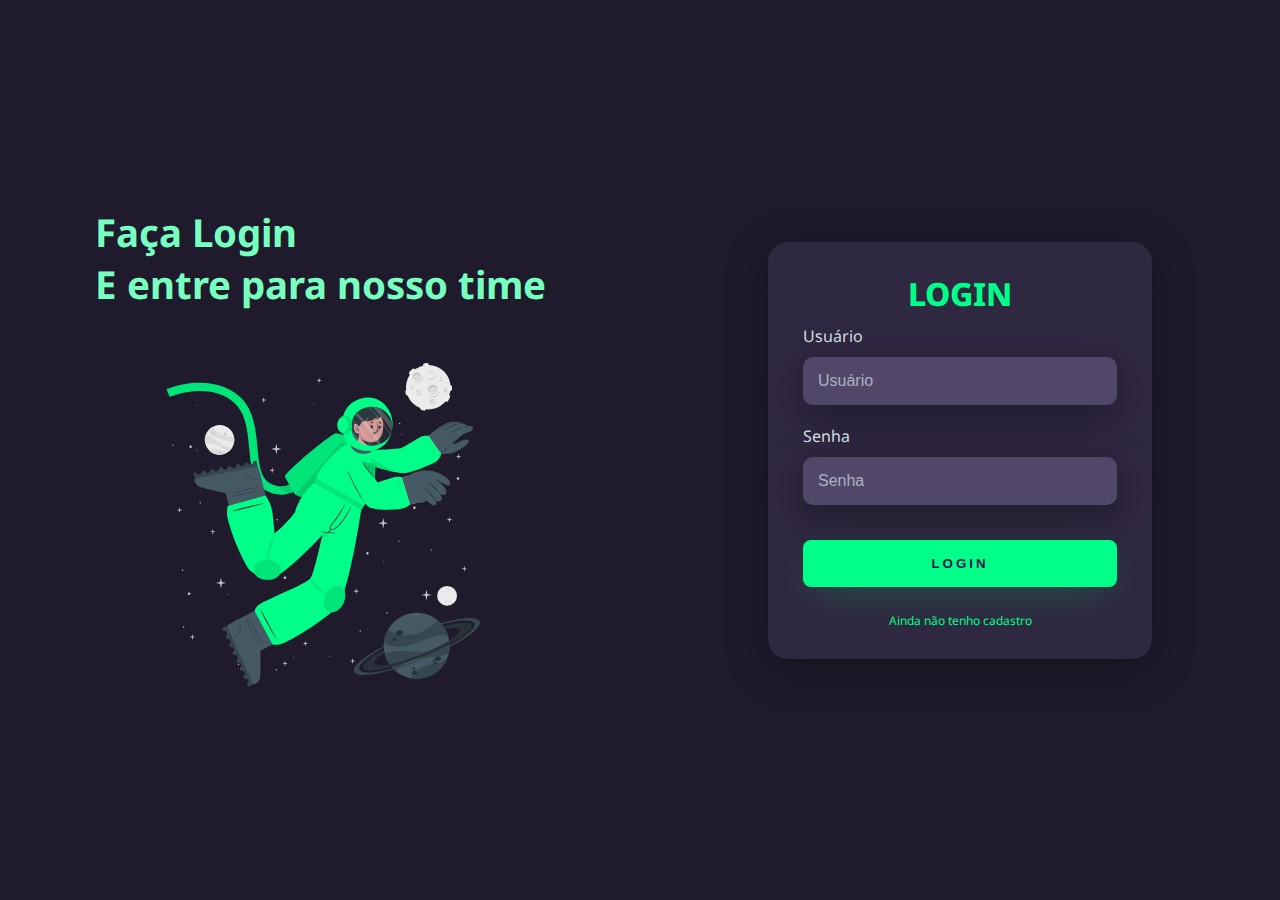
<file: index.html>
<!DOCTYPE html>
<html lang="pt-br">
<head>
    <meta charset="UTF-8">
    <meta http-equiv="X-UA-Compatible" content="IE=edge">
    <meta name="viewport" content="width=device-width, initial-scale=1.0">
    <title>Login Dark</title>
    <!-- CSS ONLY-->
    <link rel="stylesheet" href="./assets/css/style.css">
    <!-- Favicon ONLY-->
    <link rel="shortcut icon" href="./assets/img/astronaut-favicon.ico" type="image/x-icon">
</head>
<body>

    <div class="main-login">
        <div class="left-login">
            <h1>Faça Login <br>E entre para nosso time</h1>
            <img src="./assets/img/astronaut-animate.svg" class="left-login-img" alt="Astronauta animação">
        </div>
        <form>
            <div class="right-login">
                <div class="card-login">
                    <h1>LOGIN</h1>
                    <div class="textfield">
                        <label for="useuario">Usuário</label>
                        <input type="text" placeholder="Usuário">
                    </div>
    
                    <div class="textfield">
                        <label for="password">Senha</label>
                        <input type="password" placeholder="Senha">
                    </div>
    
                    <button type="submit" class="btn-login">Login</button>

                    <a href="register.html">Ainda não tenho cadastro</a>
                </div>
            </div>
        </form>
    </div>
    
</body>
</html>
</file>
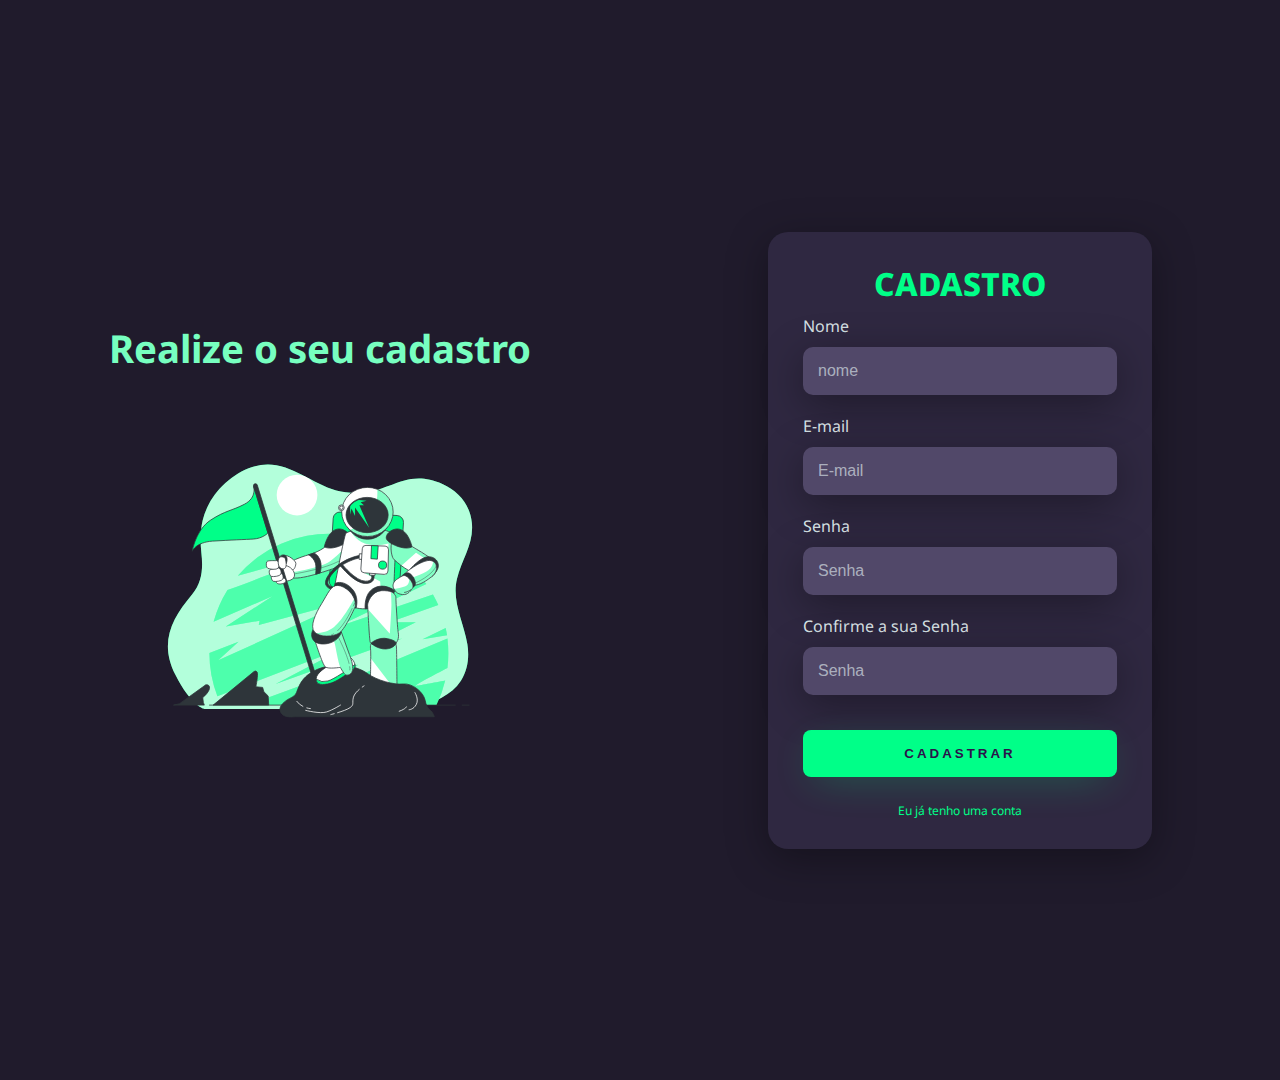
<file: register.html>
<!DOCTYPE html>
<html lang="pt-BR">
<head>
    <meta charset="UTF-8">
    <meta http-equiv="X-UA-Compatible" content="IE=edge">
    <meta name="viewport" content="width=device-width, initial-scale=1.0">
    <title>Cadastro Dark</title>
    <!-- CSS ONLY-->
    <link rel="stylesheet" href="./assets/css/style.css">
    <!-- Favicon ONLY-->
    <link rel="shortcut icon" href="./assets/img/Bokehlicia-Captiva-Rocket.ico" type="image/x-icon">
</head>
<body>

    <div class="main-register">
        <div class="left-login">
            <h1>Realize o seu cadastro</h1>
            <img src="./assets/img/astronaut-moon-animate.svg" class="left-login-img" alt="Astronauta animação">
        </div>
        <form>
            <div class="right-login">
                <div class="card-login">
                    <h1>CADASTRO</h1>
                    <div class="textfield">
                        <label for="">Nome</label>
                        <input type="text" placeholder="nome">
                    </div>
            
                    <div class="textfield">
                        <label for="email">E-mail</label>
                        <input type="email" placeholder="E-mail">
                    </div>
            
                    <div class="textfield">
                        <label for="password">Senha</label>
                        <input type="password" placeholder="Senha">
                    </div>

                    <div class="textfield">
                        <label for="password">Confirme a sua Senha</label>
                        <input type="password" placeholder="Senha">
                    </div>
                    
                    <button type="submit" class="btn-login">Cadastrar</button>

                    <a href="index.html">Eu já tenho uma conta</a>
                </div>
            </div>
        </form>
    </div>
    
</body>
</html>


<!--
                    <div class="agree-form">
                        <input type="checkbox" class="input-agree-form">
                        <label for="agree-form">Vocês aceita os <a href="#">termos de serviço?</a></label><br>
                        <input type="checkbox" class="input-agree-form" checked>
                        <label for="agree-form">Deseja receber  Newsletter?</label>
                    </div>
                    -->
</file>
<file: assets/css/style.css>
@import url('https://fonts.googleapis.com/css2?family=Noto+Sans:ital,wght@0,700;1,400&display=swap');

body {
    margin: 0;
    font-family: 'Noto Sans', sans-serif;
}

body * {
    box-sizing: border-box;
}
.main-login {
    width: 100vw;
    height: 100vh;
    background: #201b2c;
    display: flex;
    justify-content: center;
    align-items: center;
}

.main-register {
    width: 100vw;
    height: 120vh;
    background: #201b2c;
    display: flex;
    justify-content: center;
    align-items: center;
}

.left-login {
    width: 50vw;
    height: 100vh;
    display: flex;
    justify-content: center;
    align-items: center;
    flex-direction: column;
}

.left-login > h1 {
    font-size: 3vw;
    color: #77ffc0;
}

.left-login-img {
    width: 30vw;
}

.right-login {
    width: 50vw;
    height: 100vh;
    display: flex;
    justify-content: center;
    align-items: center;
}

.card-login {
    width: 60%;
    display: flex;
    justify-content: center;
    align-items: center;
    flex-direction: column;
    padding: 30px 35px;
    background: #2f2841;
    border-radius: 20px;
    box-shadow: 0px 10px 40px #00000056;
}

.card-login > h1 {
    color: #00ff88;
    font-weight: 800;
    margin: 0;
}

.textfield {
    width: 100%;
    display: flex;
    flex-direction: column;
    align-items: flex-start;
    justify-content: center;
    margin: 10px 0px;
}

.textfield > input {
    width: 100%;
    border: none;
    border-radius: 10px;
    padding: 15px;
    background: #514869;
    color: #f0ffffde;
    font-size: 12pt;
    box-shadow: 0px 10px 40px #00000056;
    outline: none;
    box-sizing: border-box;
}

.textfield > label {
    color: #f0ffffde;
    margin-bottom: 10px;
}

.textfield > input::placeholder {
    color: #f0ffff94;
}

.btn-login {
    width: 100%;
    padding: 16px 0px;
    margin: 25px;
    border: none;
    border-radius: 8px;
    outline: none;
    text-transform: uppercase;
    font-weight: 800;
    letter-spacing: 3px;
    color: #2b134b;
    background: #00ff88;
    cursor: pointer;
    box-shadow: 0px 10px 40px -12px #00ff8052;
}

agree-form{
    background-color: #00ff88;
    border-color: #00ff88;
    color: #f0ffffde;
    flex-direction: column;
}

input-agree-form{
    background-color: #00ff88;
    border-color: #00ff88;
    color: #f0ffffde;
    flex-direction: column;
}

button:hover {
    transform: scale(1.1);
    transition: all 0.5s;
}

input:hover {
    transform: scale(1.1);
    transition: all 0.5s;
}

img:hover {
    transform: scale(1.1);
    transition: all 0.5s;
}

a {
    color: #00ff88;
    text-decoration: none;
    font-size: 12px;
}

@media only screen and (max-width: 950px) {
    .card-login {
        width: 85%;
    }
}

@media only screen and (max-width: 600px) {
    .main-login {
        flex-direction: column;
        height: 110vh;
    }

    .main-register {
        flex-direction: column;
        height: 145vh;
    }

    .left-login > h1 {
        display: none;
    }

    .left-login {
        width: 100%;
        height: auto;
    }

    .right-login {
        width: 100%;
        height: auto;
    }

    .left-login-img {
        width: 20vw;
    }

    .card-login {
        width: 90%;
    }
}
</file>
